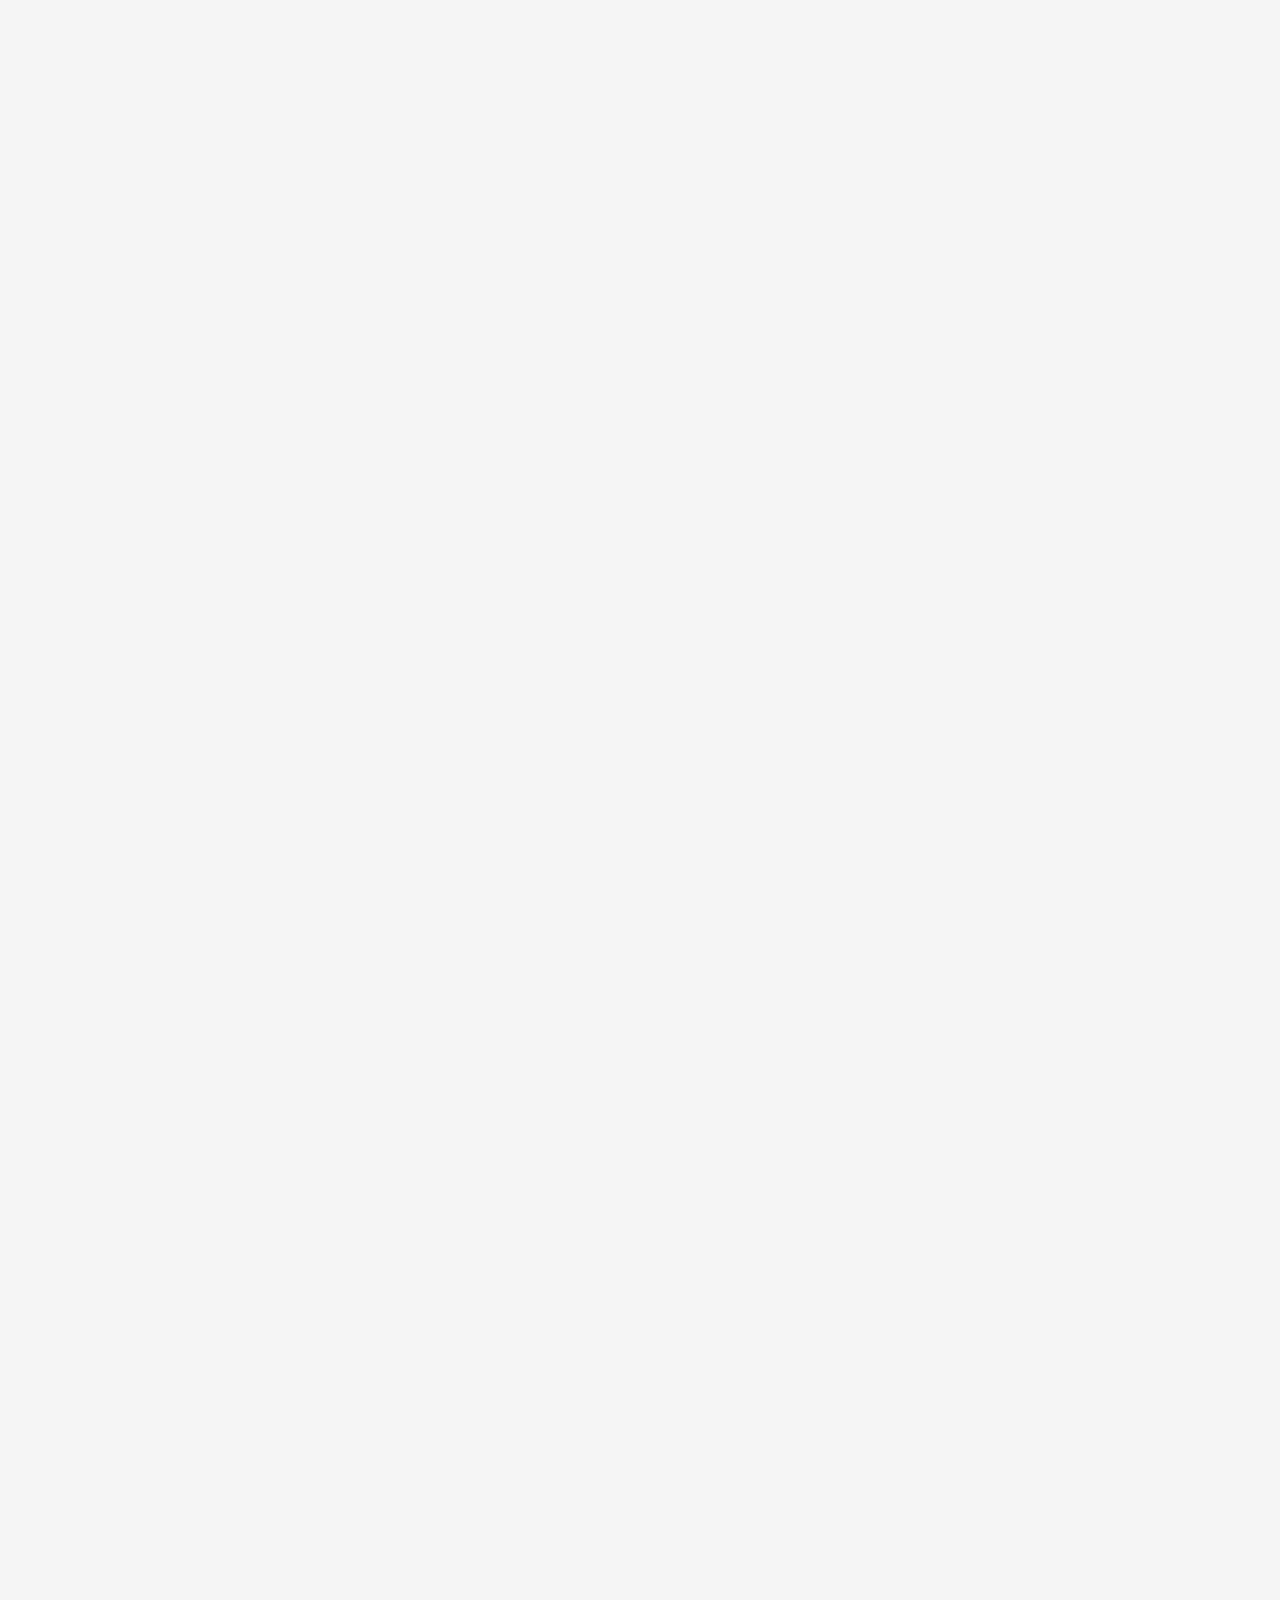
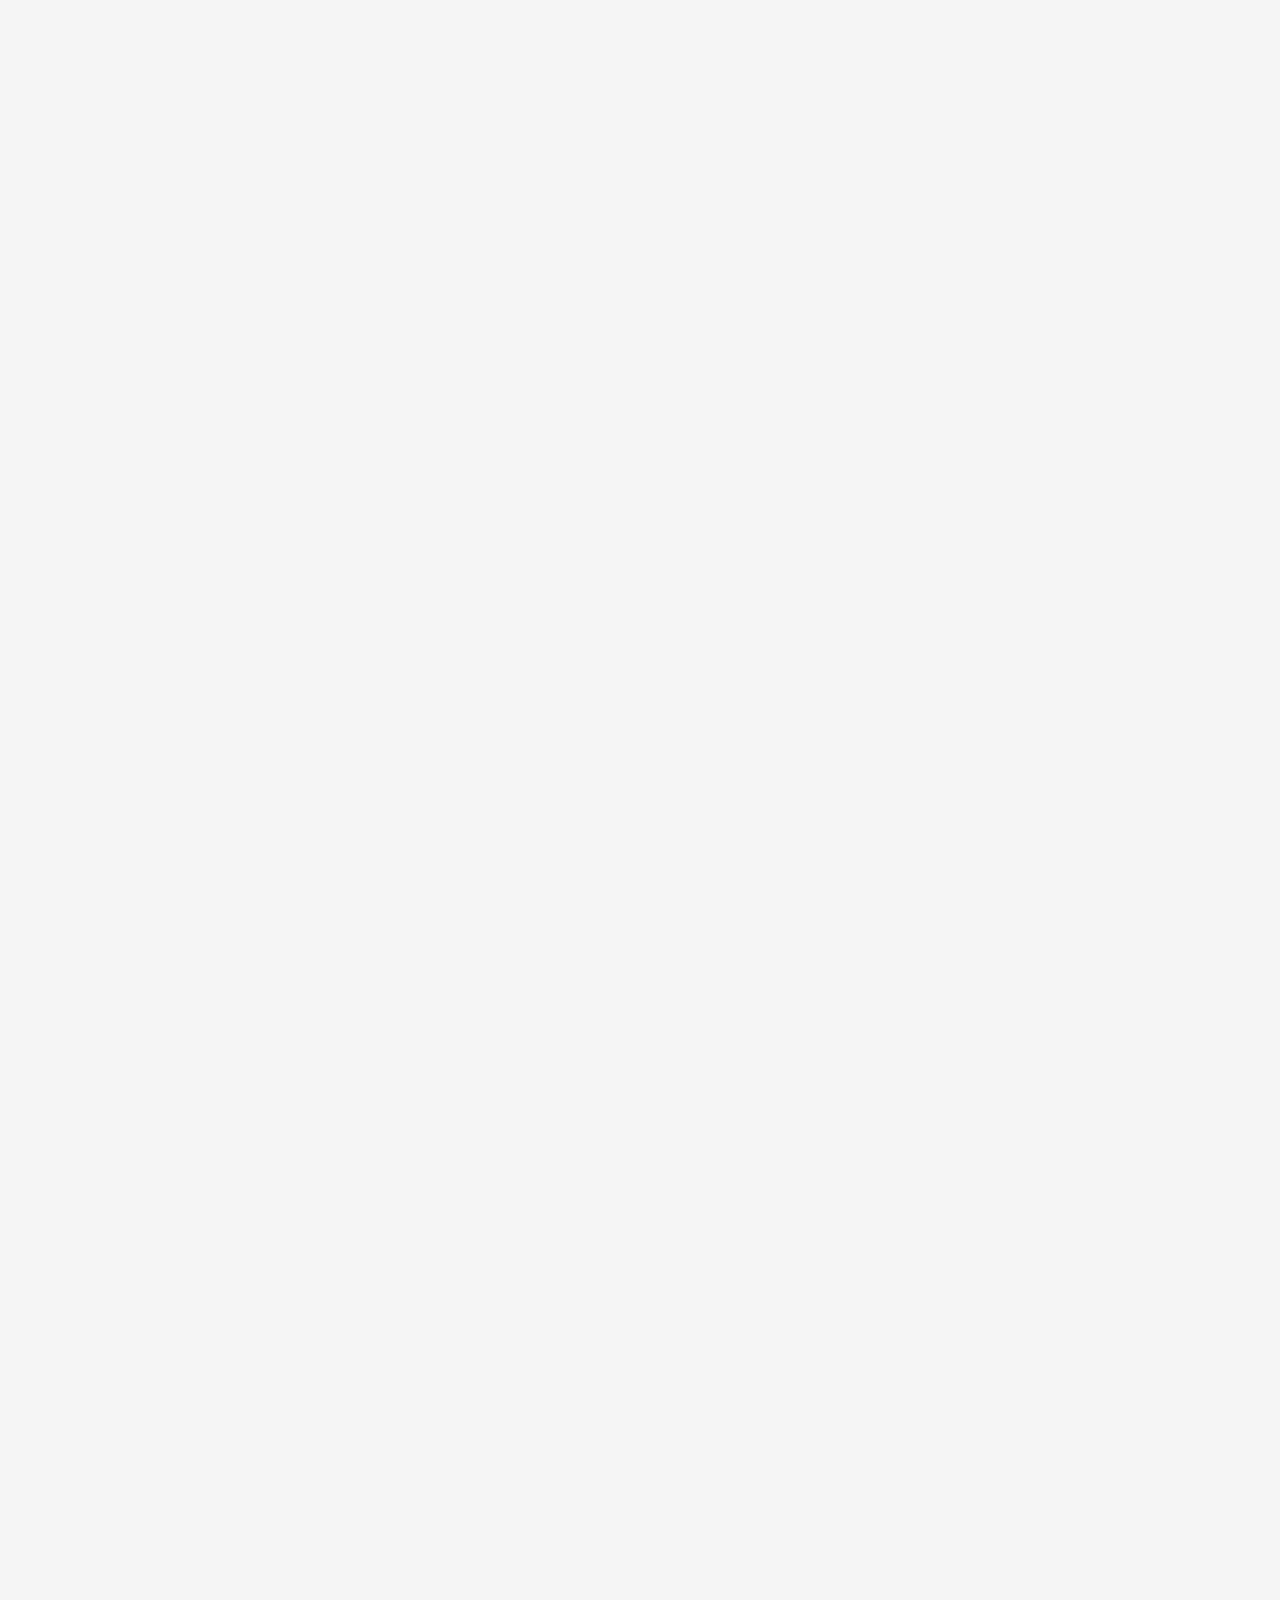
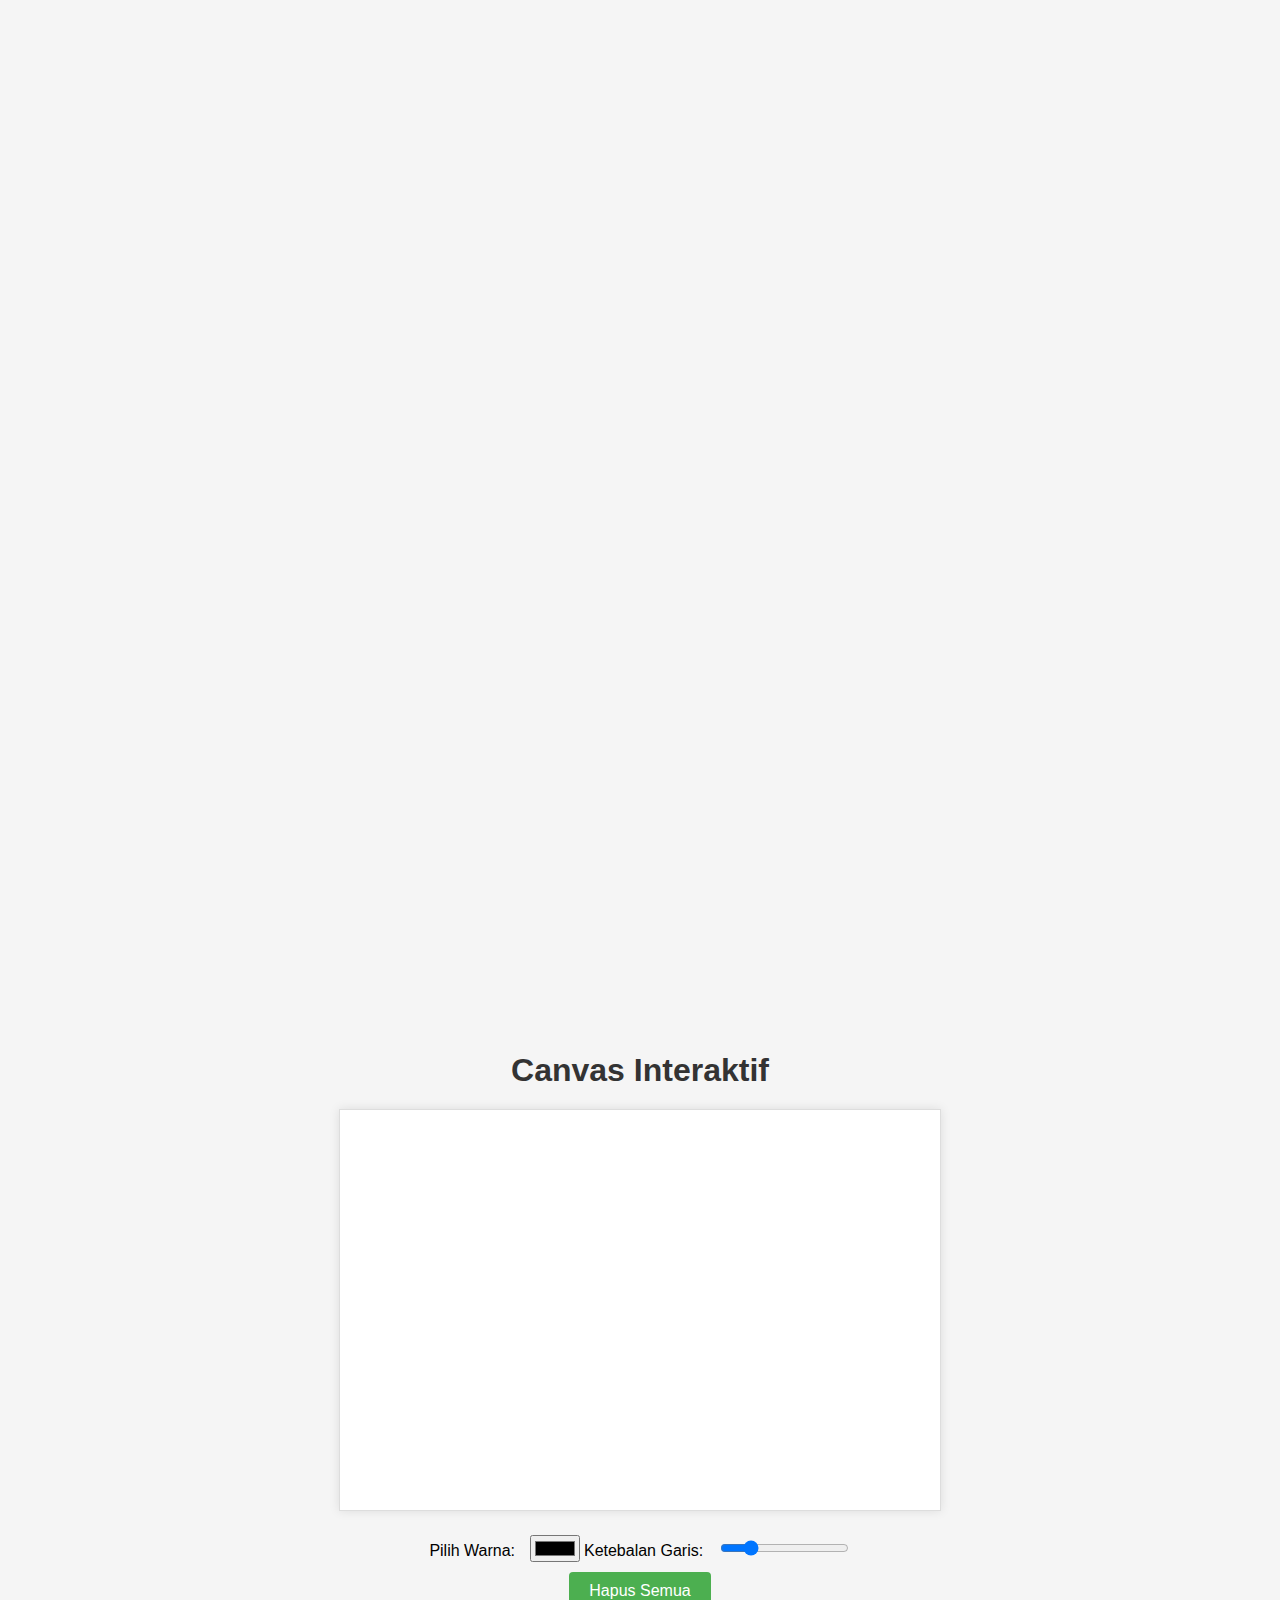
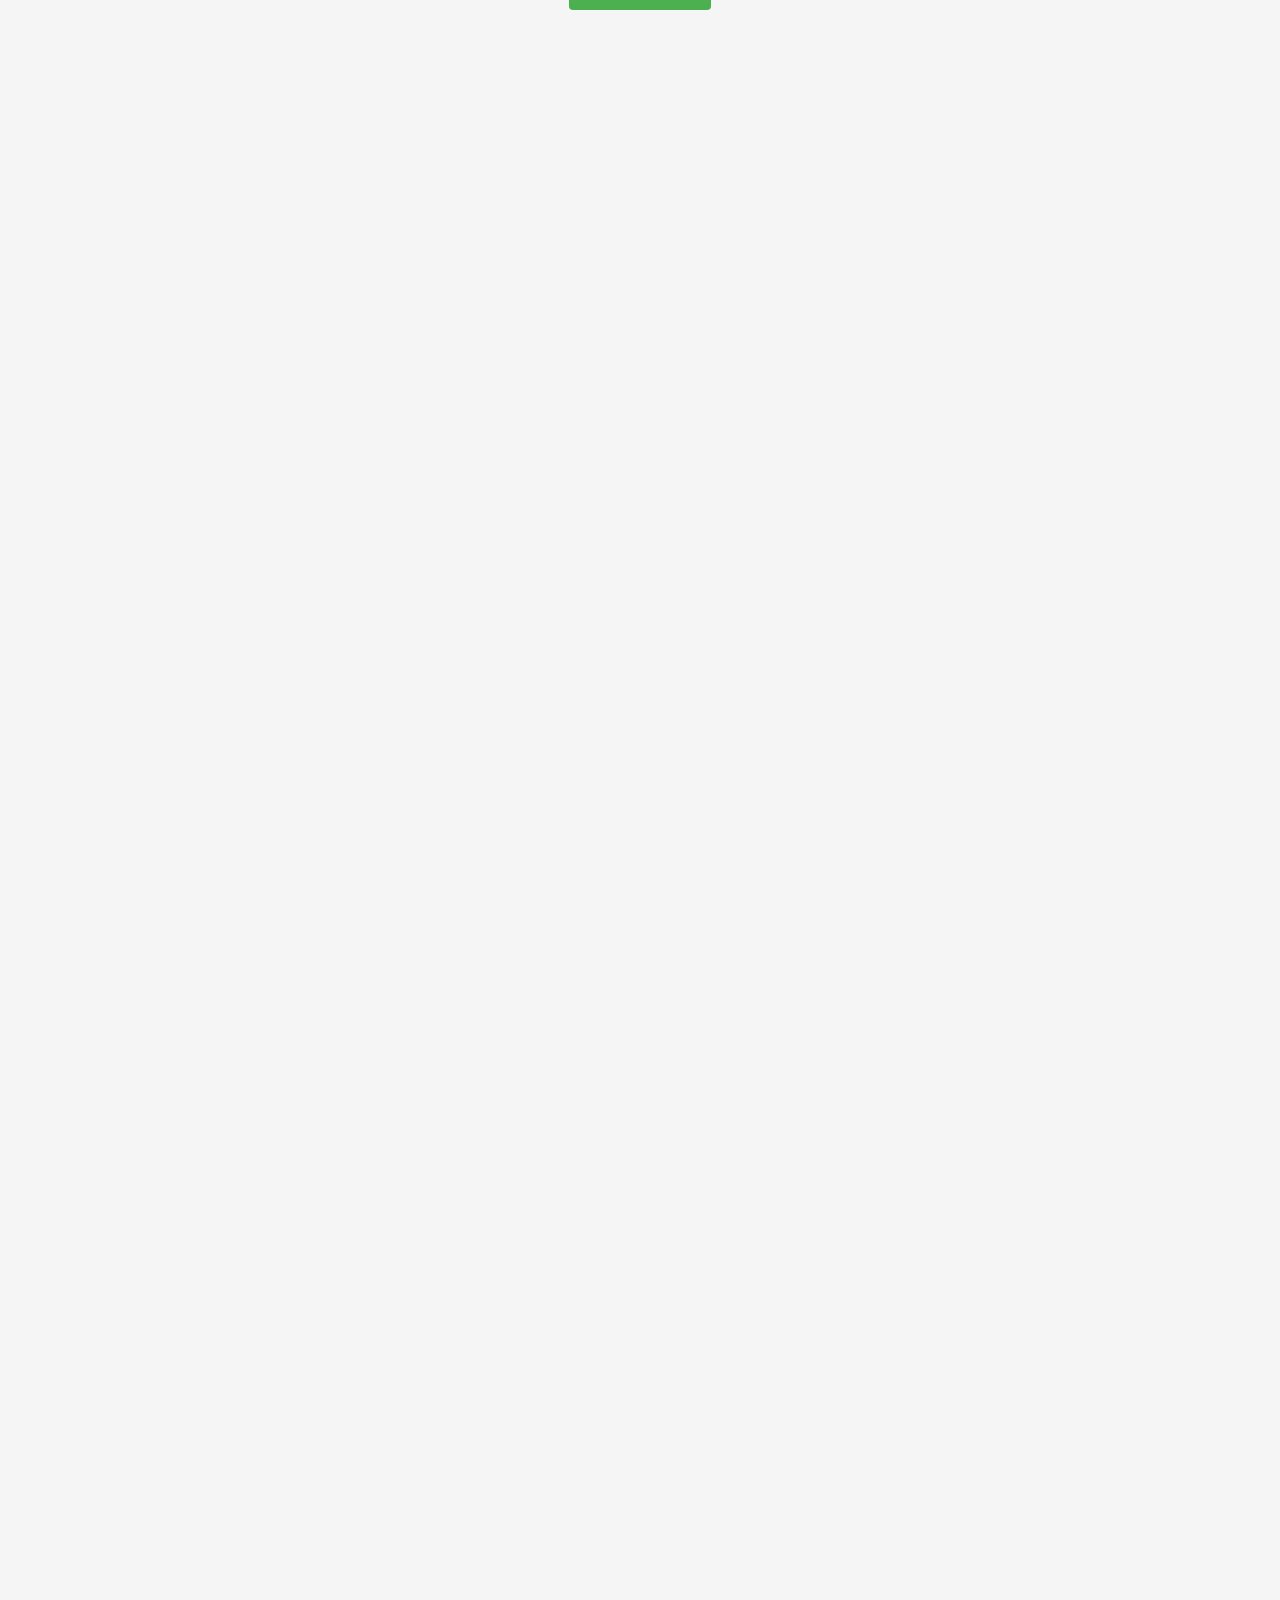
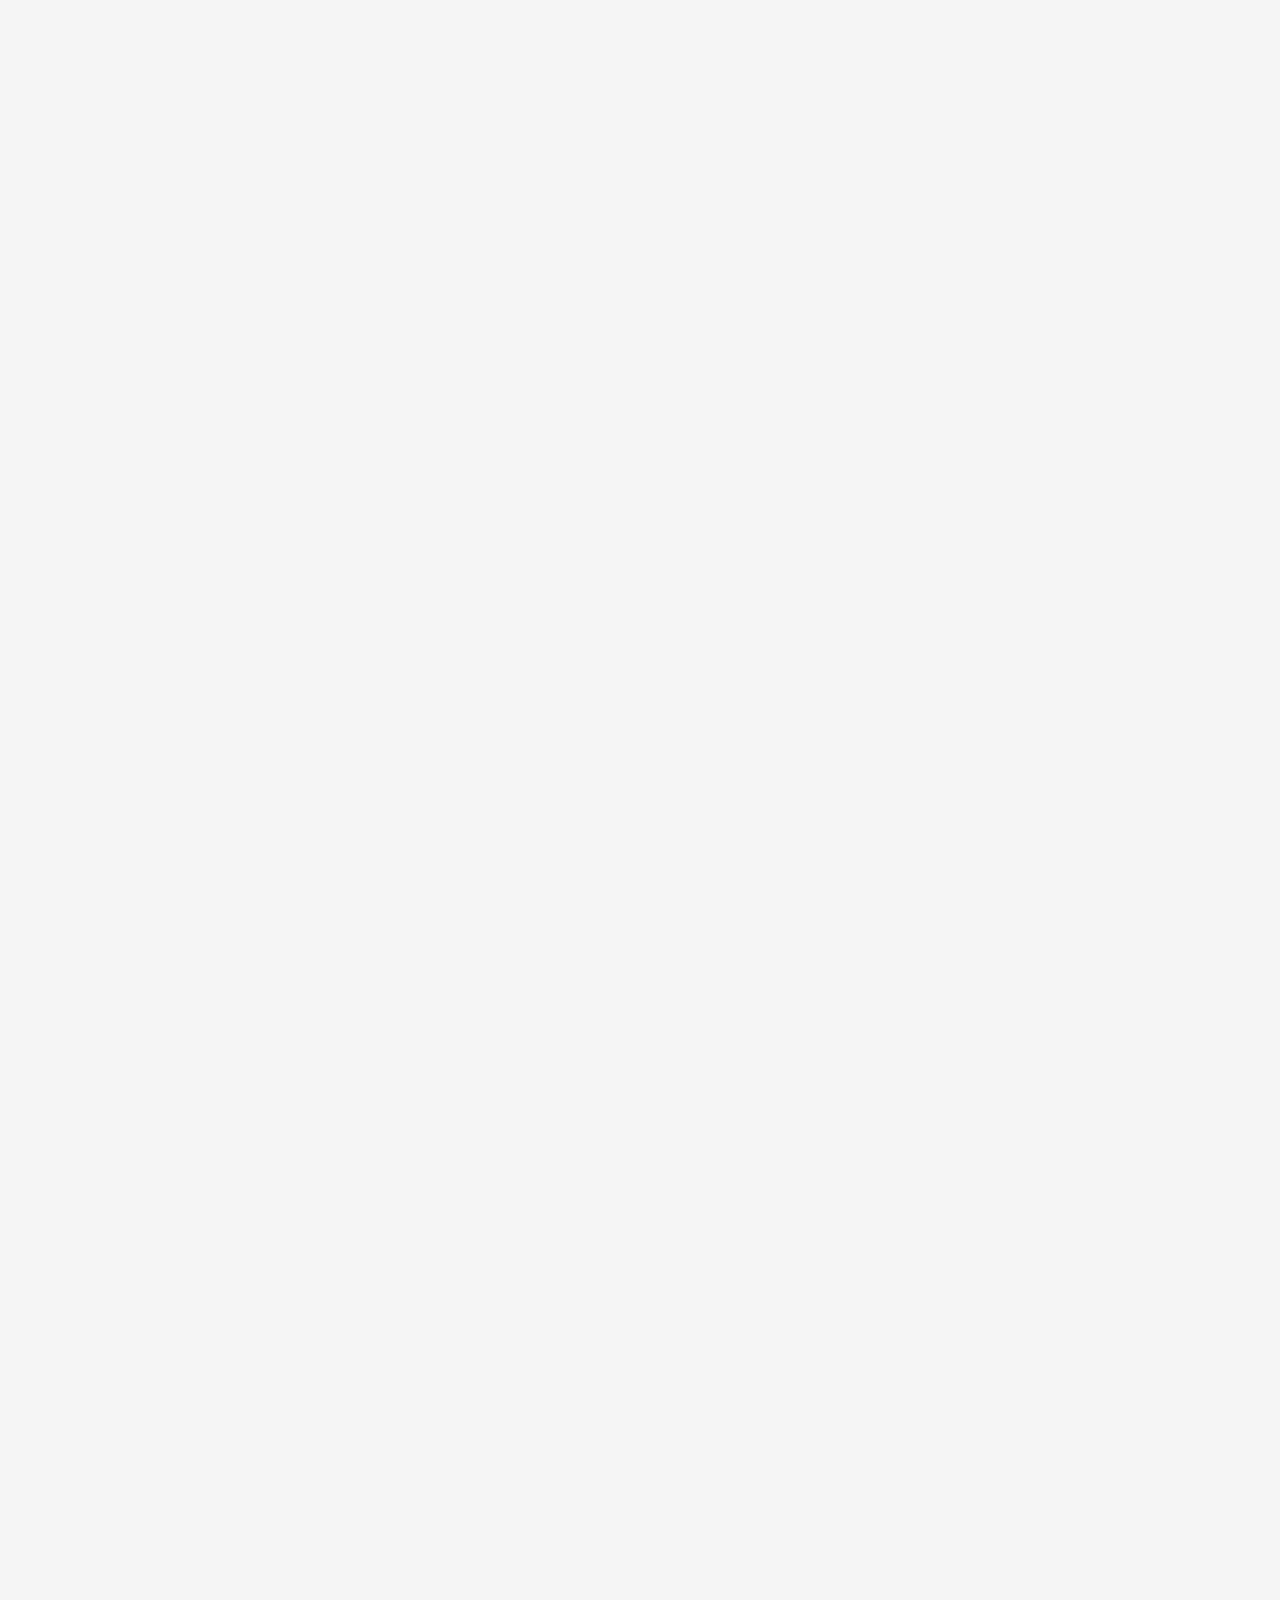
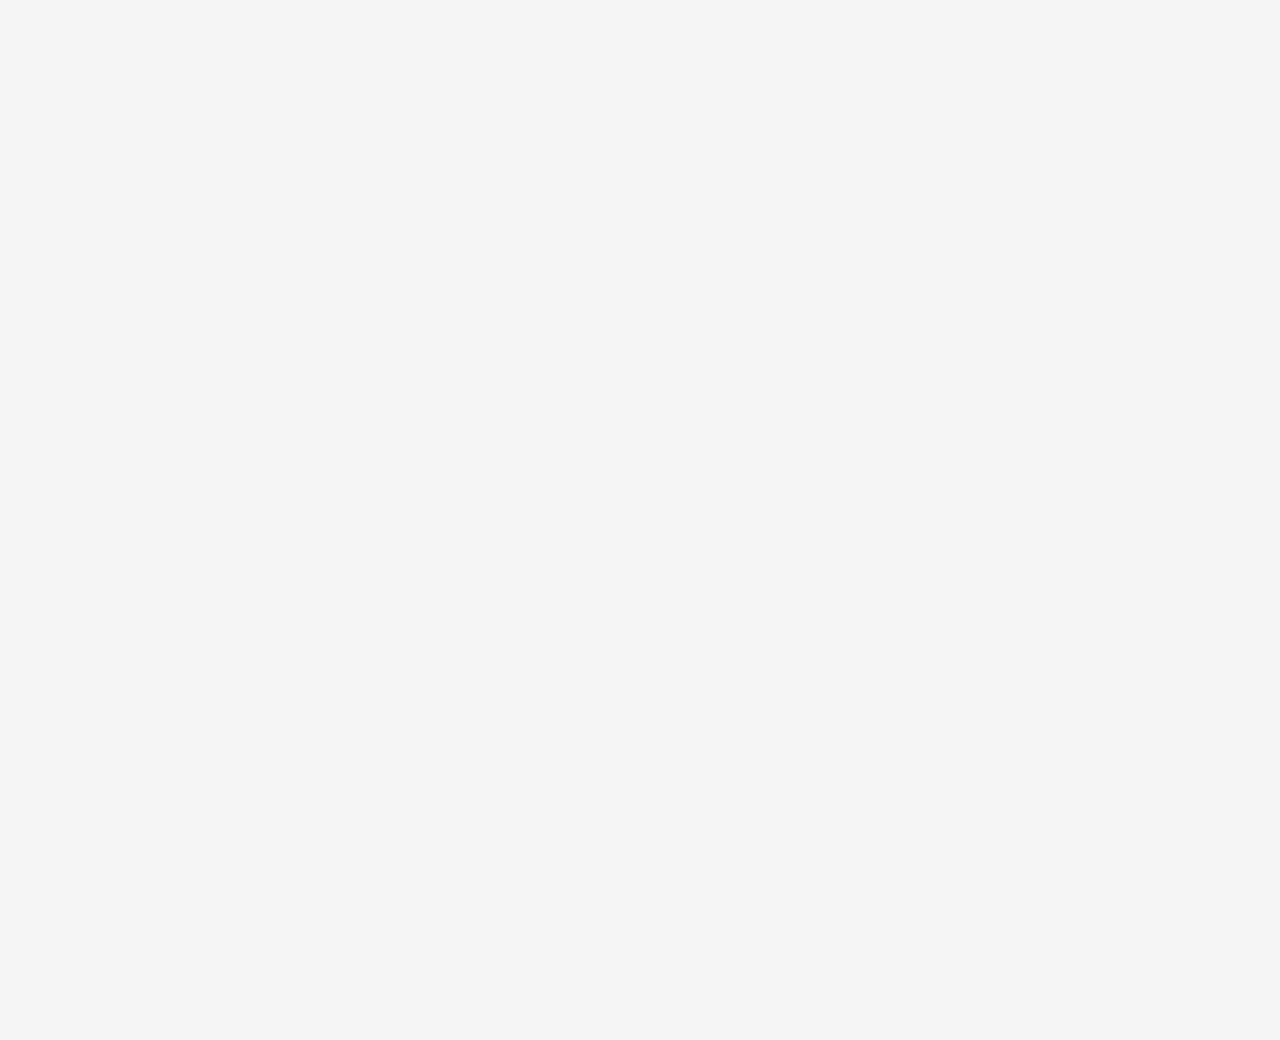
<file: belanja/canvas.html>
<!DOCTYPE html>
<html lang="id">
<head>
    <meta charset="UTF-8">
    <meta name="viewport" content="width=device-width, initial-scale=1.0">
    <title>Canvas Sederhana</title>
    <style>
        body {
            margin: 0;
            padding: 20px;
            font-family: Arial, sans-serif;
            background-color: #f5f5f5;
            display: flex;
            justify-content: center;
            align-items: center;
            min-height: 1000vh;
        }
        
        .container {
            text-align: center;
        }
        
        canvas {
            background-color: white;
            border: 1px solid #ddd;
            box-shadow: 0 0 10px rgba(0,0,0,0.1);
        }
        
        h1 {
            color: #333;
            margin-bottom: 20px;
        }
        
        .controls {
            margin-top: 20px;
        }
        
        button {
            background-color: #4CAF50;
            color: white;
            border: none;
            padding: 10px 20px;
            margin: 0 5px;
            border-radius: 4px;
            cursor: pointer;
            font-size: 16px;
            transition: background-color 0.3s;
        }
        
        button:hover {
            background-color: #45a049;
        }
        
        .color-picker {
            margin: 10px 0;
        }
        
        label {
            margin-right: 10px;
        }
    </style>
</head>
<body>
    <div class="container">
        <h1>Canvas Interaktif</h1>
        
        <canvas id="myCanvas" width="600" height="400"></canvas>
        
        <div class="controls">
            <div class="color-picker">
                <label for="colorInput">Pilih Warna:</label>
                <input type="color" id="colorInput" value="#000000">
                
                <label for="lineWidth">Ketebalan Garis:</label>
                <input type="range" id="lineWidth" min="1" max="20" value="5">
            </div>
            
            <button id="clearBtn">Hapus Semua</button>
        </div>
    </div>

    <script>
        // Mengambil elemen canvas dan context
        const canvas = document.getElementById('myCanvas');
        const ctx = canvas.getContext('2d');
        
        // Variabel untuk menggambar
        let isDrawing = false;
        let lastX = 0;
        let lastY = 0;
        
        // Elemen kontrol
        const colorInput = document.getElementById('colorInput');
        const lineWidth = document.getElementById('lineWidth');
        const clearBtn = document.getElementById('clearBtn');
        
        // Fungsi memulai menggambar
        function startDrawing(e) {
            isDrawing = true;
            [lastX, lastY] = [e.offsetX, e.offsetY];
        }
        
        // Fungsi menggambar
        function draw(e) {
            if (!isDrawing) return;
            
            ctx.strokeStyle = colorInput.value;
            ctx.lineWidth = lineWidth.value;
            ctx.lineCap = 'round';
            
            ctx.beginPath();
            ctx.moveTo(lastX, lastY);
            ctx.lineTo(e.offsetX, e.offsetY);
            ctx.stroke();
            
            [lastX, lastY] = [e.offsetX, e.offsetY];
        }
        
        // Fungsi berhenti menggambar
        function stopDrawing() {
            isDrawing = false;
        }
        
        // Fungsi hapus kanvas
        function clearCanvas() {
            ctx.clearRect(0, 0, canvas.width, canvas.height);
        }
        
        // Event listeners untuk menggambar
        canvas.addEventListener('mousedown', startDrawing);
        canvas.addEventListener('mousemove', draw);
        canvas.addEventListener('mouseup', stopDrawing);
        canvas.addEventListener('mouseout', stopDrawing);
        
        // Event listener untuk hapus
        clearBtn.addEventListener('click', clearCanvas);
        
        // Event listener untuk perangkat sentuh
        canvas.addEventListener('touchstart', function(e) {
            e.preventDefault();
            const touch = e.touches[0];
            const mouseEvent = new MouseEvent('mousedown', {
                clientX: touch.clientX,
                clientY: touch.clientY
            });
            canvas.dispatchEvent(mouseEvent);
        });
        
        canvas.addEventListener('touchmove', function(e) {
            e.preventDefault();
            const touch = e.touches[0];
            const mouseEvent = new MouseEvent('mousemove', {
                clientX: touch.clientX,
                clientY: touch.clientY
            });
            canvas.dispatchEvent(mouseEvent);
        });
        
        canvas.addEventListener('touchend', function(e) {
            e.preventDefault();
            const mouseEvent = new MouseEvent('mouseup');
            canvas.dispatchEvent(mouseEvent);
        });
    </script>
</body>
</html>
</file>
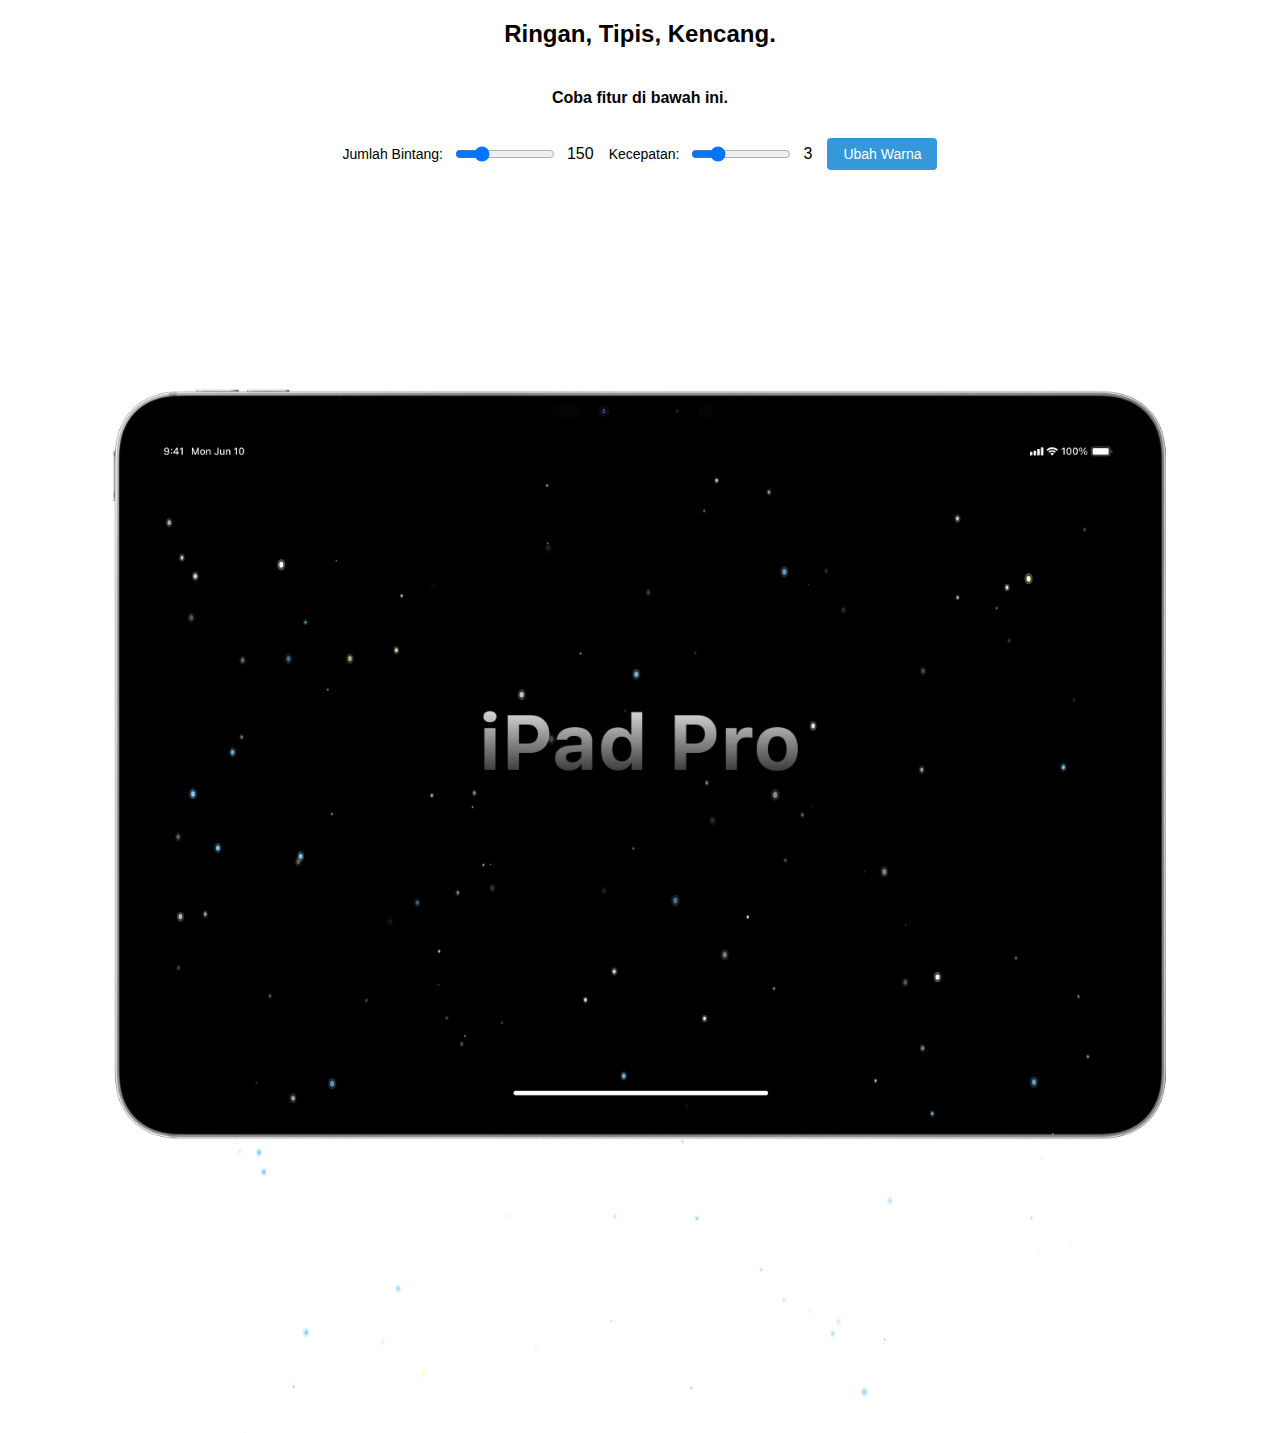
<file: belanja/ipadbintang.html>
<!DOCTYPE html>
<html lang="id">
<head>
    <meta charset="UTF-8">
    <meta name="viewport" content="width=device-width, initial-scale=1.0">
    <title>Animasi Bintang Bergerak Acak</title>
    <style>
        /* Styling umum untuk body */
        body {
            margin: 0;
            padding: 0;
            overflow: hidden;
            background-color: #ffffff;
            display: flex;
            flex-direction: column;
            align-items: center;
            justify-content: flex-start;
            height: 100vh;
            font-family: Arial, sans-serif;
            color: rgb(0, 0, 0);
            position: relative;
        }

        /* Menambahkan gambar latar belakang dengan clip-path untuk membatasi area */
        body::before {
            content: "";
            position: absolute;
            top: 85%;
            left: 50%;
            width: 1328px;  /* Sesuaikan dengan ukuran layar iPad */
            height: 957px;
            background-image: url('Group 3 (1).png'); /* Path ke gambar */
            background-size: contain; /* Menyesuaikan gambar dengan ukuran layar */
            background-position: center; /* Menempatkan gambar di tengah */
            background-repeat: no-repeat; /* Menghindari pengulangan gambar */
            z-index: -1; /* Memastikan gambar berada di belakang konten */
            transform: translate(-50%, -50%); /* Menempatkan gambar di tengah */
            clip-path: inset(5% round 15px); /* Membatasi area dengan bentuk layar iPad */
            margin: 0%;
        }

        /* Canvas untuk bintang */
        canvas {
    display: block;
    position: absolute;
    top: 106%;  /* Tempatkan kanvas di tengah secara vertikal */
    margin-top: -478px;  /* Geser setengah tinggi canvas (957px / 2) */
    width: 957px;  /* Sesuaikan dengan ukuran layar iPad */
    height: 957px;  /* Sesuaikan dengan ukuran layar iPad */
    z-index: 0; /* Canvas berada di bawah kontrol */
}


        /* Kontrol UI */
        .controls {
            margin-top: 10px;
            display: flex;
            gap: 15px;
            z-index: 1; /* Agar tombol kontrol tetap berada di atas canvas */
        }

        button {
            padding: 8px 16px;
            background-color: #3498db;
            color: white;
            border: none;
            border-radius: 4px;
            cursor: pointer;
            font-size: 14px;
            transition: background-color 0.3s;
        }

        button:hover {
            background-color: #2980b9;
        }

        .slider-container {
            display: flex;
            align-items: center;
            gap: 10px;
        }

        input[type="range"] {
            width: 100px;
        }

        label {
            font-size: 14px;
        }
        
    </style>
</head>
<body>
    <h2>Ringan, Tipis, Kencang. </h2>
    <h4>Coba fitur di bawah ini.</h4>
    <canvas id="starCanvas"></canvas>

    <div class="controls">
        <div class="slider-container">
            <label for="starCount">Jumlah Bintang:</label>
            <input type="range" id="starCount" min="50" max="500" value="150">
            <span id="starCountValue">150</span>
        </div>
        
        <div class="slider-container">
            <label for="starSpeed">Kecepatan:</label>
            <input type="range" id="starSpeed" min="1" max="10" value="3">
            <span id="starSpeedValue">3</span>
        </div>
        
        <button id="toggleColors">Ubah Warna</button>
    </div>

    <script>
        // Mengatur canvas
        const canvas = document.getElementById('starCanvas');
        const ctx = canvas.getContext('2d');
        
        // Mengatur ukuran canvas sesuai ukuran jendela
        canvas.width = window.innerWidth * 0.9;
        canvas.height = window.innerHeight * 0.7;
        
        // Array untuk menyimpan semua bintang
        let stars = [];
        
        // Opsi warna bintang
        const colorSets = [
            ['#ffffff', '#fffacd', '#87cefa', '#e6e6fa'], // Putih, kuning pucat, biru langit, lavender
            ['#ff6b6b', '#feca57', '#1dd1a1', '#5f27cd'], // Merah, kuning, hijau, ungu
            ['#00a8ff', '#9c88ff', '#fbc531', '#4cd137'], // Biru, ungu, kuning, hijau
            ['#ffcccc', '#ccffcc', '#ccccff', '#ffffcc']  // Merah muda, hijau muda, biru muda, kuning muda
        ];
        
        let currentColorSet = 0;
        let starCount = 150;
        let starSpeed = 3;
        
        // Kelas untuk representasi bintang
        class Star {
            constructor() {
                this.reset();
                // Penempatan acak di layar saat inisialisasi
                this.x = Math.random() * canvas.width;
                this.y = Math.random() * canvas.height;
            }
            
            reset() {
                // Ukuran bintang (0.5 - 3)
                this.size = Math.random() * 2.5 + 0.5;
                
                // Kecepatan dan arah acak
                this.speedX = (Math.random() - 0.5) * starSpeed;
                this.speedY = (Math.random() - 0.5) * starSpeed;
                
                // Kedipan bintang
                this.opacity = Math.random();
                this.opacityChange = Math.random() * 0.02;
                
                // Warna bintang
                this.color = colorSets[currentColorSet][Math.floor(Math.random() * colorSets[currentColorSet].length)];
            }
            
            update() {
                // Pergerakan bintang
                this.x += this.speedX;
                this.y += this.speedY;
                
                // Kedipan bintang (animasi opacity)
                this.opacity += this.opacityChange;
                if (this.opacity > 1 || this.opacity < 0.3) {
                    this.opacityChange = -this.opacityChange;
                }
                
                // Perubahan arah acak sesekali
                if (Math.random() < 0.005) {
                    this.speedX = (Math.random() - 0.5) * starSpeed;
                    this.speedY = (Math.random() - 0.5) * starSpeed;
                }
                
                // Memantul ketika mencapai tepi
                if (this.x < 0 || this.x > canvas.width) {
                    this.speedX = -this.speedX;
                }
                if (this.y < 0 || this.y > canvas.height) {
                    this.speedY = -this.speedY;
                }
            }
            
            draw() {
                ctx.fillStyle = this.color;
                ctx.globalAlpha = this.opacity;
                
                // Menggambar bintang (berbentuk lingkaran)
                ctx.beginPath();
                ctx.arc(this.x, this.y, this.size, 0, Math.PI * 2);
                ctx.fill();
                
                // Menambahkan efek cahaya
                ctx.globalAlpha = this.opacity * 0.3;
                ctx.beginPath();
                ctx.arc(this.x, this.y, this.size * 2, 0, Math.PI * 2);
                ctx.fill();
                
                ctx.globalAlpha = 1;
            }
        }
        
        // Membuat bintang-bintang
        function createStars() {
            stars = [];
            for (let i = 0; i < starCount; i++) {
                stars.push(new Star());
            }
        }
        
        // Fungsi animasi
        function animate() {
            // Membersihkan canvas
            ctx.clearRect(0, 0, canvas.width, canvas.height);
            
            // Memperbarui dan menggambar setiap bintang
            stars.forEach(star => {
                star.update();
                star.draw();
            });
            
            // Melanjutkan animasi
            requestAnimationFrame(animate);
        }
        
        // Handler untuk perubahan ukuran jendela
        window.addEventListener('resize', () => {
            canvas.width = 1328; // Lebar 1328px
            canvas.height = 957; // Tinggi 957px
            createStars();
        });
        
        // Kontrol UI
        const starCountSlider = document.getElementById('starCount');
        const starCountValue = document.getElementById('starCountValue');
        starCountSlider.addEventListener('input', () => {
            starCount = parseInt(starCountSlider.value);
            starCountValue.textContent = starCount;
            createStars();
        });
        
        const starSpeedSlider = document.getElementById('starSpeed');
        const starSpeedValue = document.getElementById('starSpeedValue');
        starSpeedSlider.addEventListener('input', () => {
            starSpeed = parseInt(starSpeedSlider.value);
            starSpeedValue.textContent = starSpeed;
            stars.forEach(star => {
                // Pertahankan arah tetapi ubah kecepatan
                const dirX = star.speedX > 0 ? 1 : -1;
                const dirY = star.speedY > 0 ? 1 : -1;
                star.speedX = dirX * (Math.random() * starSpeed * 0.5 + starSpeed * 0.5);
                star.speedY = dirY * (Math.random() * starSpeed * 0.5 + starSpeed * 0.5);
            });
        });
        
        const toggleColorsBtn = document.getElementById('toggleColors');
        toggleColorsBtn.addEventListener('click', () => {
            currentColorSet = (currentColorSet + 1) % colorSets.length;
            stars.forEach(star => {
                star.color = colorSets[currentColorSet][Math.floor(Math.random() * colorSets[currentColorSet].length)];
            });
        });
        
        // Memulai animasi
        createStars();
        animate();
    </script>
</body>
</html>
</file>
